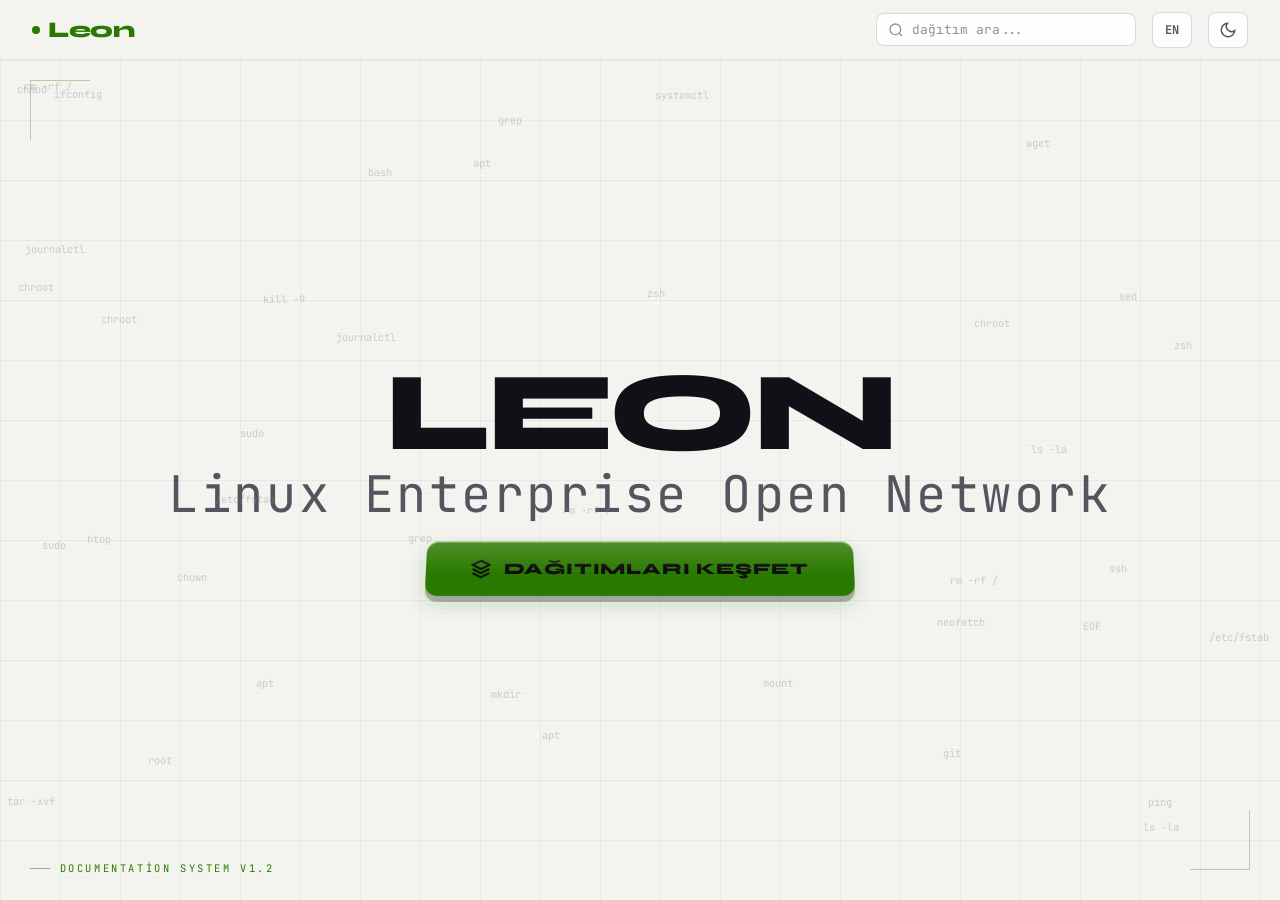
<file: index.html>
<!DOCTYPE html>
<html lang="tr" data-theme="light">

<head>
  <meta charset="UTF-8">
  <meta name="viewport" content="width=device-width, initial-scale=1.0">
  <title>Leon — Linux Documentation</title>
  <link rel="preconnect" href="https://fonts.googleapis.com">
  <link rel="preconnect" href="https://fonts.gstatic.com" crossorigin>
  <link
    href="https://fonts.googleapis.com/css2?family=JetBrains+Mono:wght@300;400;500;700&family=Syne:wght@400;600;800&display=swap"
    rel="stylesheet">
  <link rel="stylesheet" href="css/base.css?v=6.1">
  <link rel="stylesheet" href="css/layout.css?v=6.1">
  <link rel="stylesheet" href="css/components.css?v=6.1">
  <link rel="stylesheet" href="css/mobile.css?v=6.1">
</head>

<body>

  <div class="version-tag" data-i18n="hero_tag">Documentation System v1.2</div>
  <div class="bg-grid"></div>

  <!-- HEADER -->
  <header>
    <div class="logo">
      <div class="logo-dot"></div>
      Leon
    </div>
    <div class="header-right">
      <div class="search-wrap">
        <svg viewBox="0 0 24 24" fill="none" stroke="currentColor" stroke-width="2">
          <circle cx="11" cy="11" r="8" />
          <path d="m21 21-4.35-4.35" />
        </svg>
        <input type="text" id="searchInput" data-i18n-placeholder="search_placeholder" placeholder="dağıtım ara..."
          autocomplete="off">
      </div>
      <button class="lang-btn" id="langBtn" aria-label="Dili değiştir / Change language">
        EN
      </button>
      <button class="theme-btn" id="themeBtn" aria-label="Tema değiştir">
        <svg id="sunIcon" viewBox="0 0 24 24" fill="none" stroke="currentColor" stroke-width="2" style="display:none">
          <circle cx="12" cy="12" r="5" />
          <path
            d="M12 2v2M12 20v2M4.22 4.22l1.42 1.42M18.36 18.36l1.42 1.42M2 12h2M20 12h2M4.22 19.78l1.42-1.42M18.36 5.64l1.42-1.42" />
        </svg>
        <svg id="moonIcon" viewBox="0 0 24 24" fill="none" stroke="currentColor" stroke-width="2">
          <path d="M21 12.79A9 9 0 1 1 11.21 3 7 7 0 0 0 21 12.79z" />
        </svg>
      </button>
    </div>
  </header>

  <!-- HERO -->
  <section id="hero">
    <div class="corner corner-tl"></div>
    <div class="corner corner-br"></div>
    <div class="float-nums" id="floatNums"></div>

    <h1 class="hero-title">
      LEON
      <span data-i18n="hero_title_sub">Linux Enterprise Open Network</span>
    </h1>

    <div class="btn-3d-wrap">
      <button id="mainBtn" aria-label="Linux dağıtımlarını keşfet">
        <svg class="btn-icon" viewBox="0 0 24 24" fill="none" stroke="currentColor" stroke-width="2.5">
          <path d="M12 2L2 7l10 5 10-5-10-5zM2 17l10 5 10-5M2 12l10 5 10-5" />
        </svg>
        <span data-i18n="explore_btn">Dağıtımları Keşfet</span>
      </button>
    </div>
  </section>

  <!-- DISTROS PANEL -->
  <div id="distrosPanel">
    <div class="panel-header">
      <div>
        <h2 class="panel-title" data-i18n="panel_title">Linux <span>Dağıtımları</span></h2>
        <p class="result-count"><b id="resultNum">8</b> <span data-i18n="results_found">dağıtım bulundu</span></p>
      </div>
      <button class="back-btn" id="backBtn">
        <svg viewBox="0 0 24 24" fill="none" stroke="currentColor" stroke-width="2" width="14" height="14">
          <path d="M19 12H5M12 19l-7-7 7-7" />
        </svg>
        <span data-i18n="back_btn">Ana Sayfaya Dön</span>
      </button>
    </div>

    <div class="category-filters" id="categoryFilters">
      <button class="cat-btn active" data-cat="all" data-i18n="cat_all">Tümü</button>
      <button class="cat-btn" data-cat="daily" data-i18n="cat_daily">Gündelik</button>
      <button class="cat-btn" data-cat="gaming" data-i18n="cat_gaming">Oyun</button>
      <button class="cat-btn" data-cat="hack" data-i18n="cat_hack">Siber Güvenlik</button>
      <button class="cat-btn" data-cat="server" data-i18n="cat_server">Sunucu</button>
      <button class="cat-btn" data-cat="developer" data-i18n="cat_developer">Geliştirici</button>
    </div>

    <div class="distro-grid" id="distroGrid"></div>
    <div class="no-results" id="noResults">
      <div class="nr-icon">🔍</div>
      <h3 data-i18n="no_results">Sonuç bulunamadı</h3>
      <p data-i18n="no_results_desc">Arama teriminizi değiştirmeyi deneyin.</p>
    </div>
  </div>

  <!-- MODAL -->
  <div class="modal-overlay" id="modalOverlay" role="dialog" aria-modal="true">
    <div class="modal" id="modal">
      <button class="modal-close" id="modalClose" aria-label="Kapat">
        <svg viewBox="0 0 24 24" fill="none" stroke="currentColor" stroke-width="2.5">
          <path d="M18 6 6 18M6 6l12 12" />
        </svg>
      </button>
      <div class="modal-hero" id="modalHero"></div>
      <div class="modal-body" id="modalBody"></div>
    </div>
  </div>

  <script src="js/data.js?v=6.1" defer></script>
  <script src="js/physics.js?v=6.1" defer></script>
  <script src="js/ui.js?v=6.1" defer></script>
  <script src="js/main.js?v=6.1" defer></script>
</body>

</html>
</file>
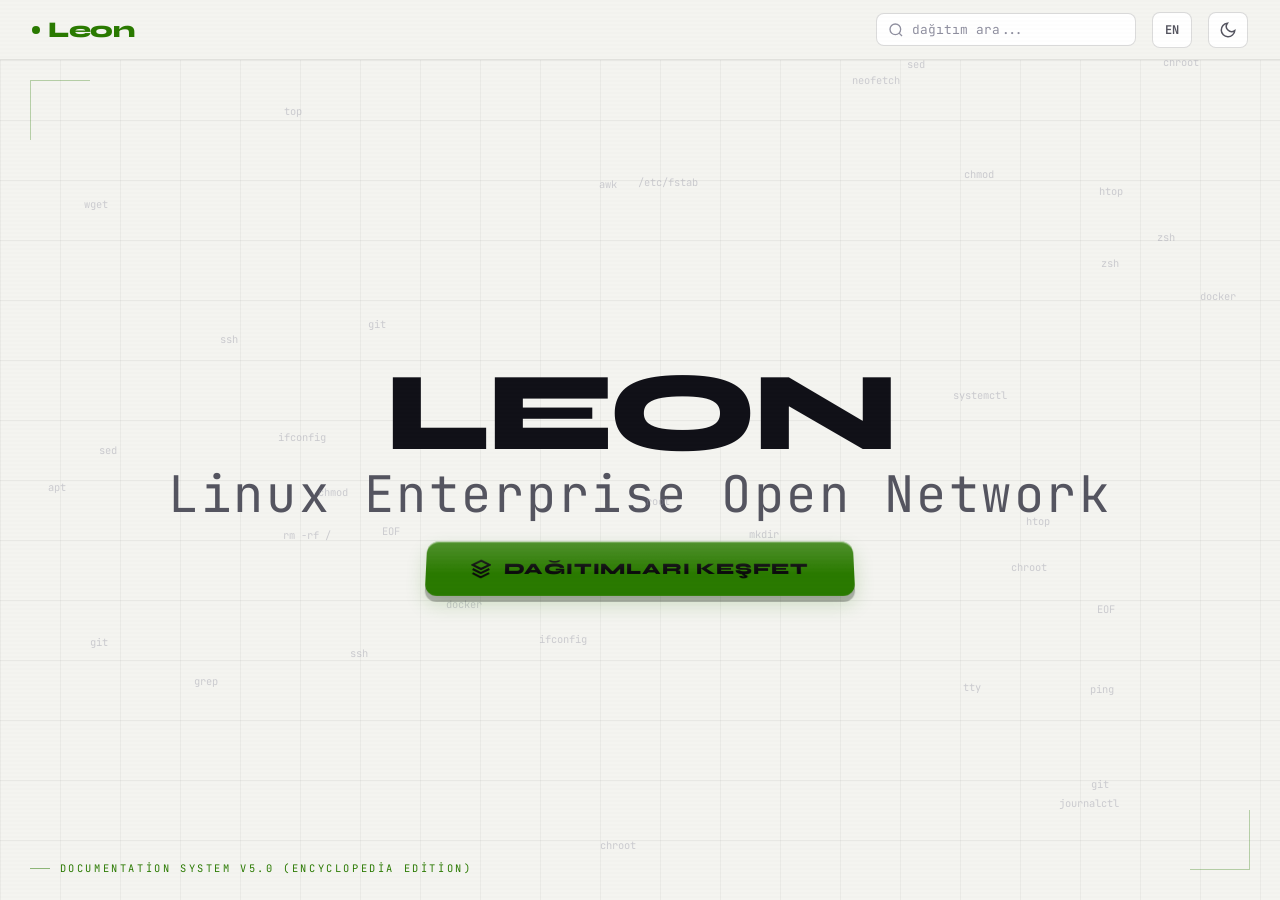
<file: leon.html>
<!DOCTYPE html>
<html lang="tr" data-theme="light">
<head>
<meta charset="UTF-8">
<meta name="viewport" content="width=device-width, initial-scale=1.0">
<title>Leon — Linux Documentation</title>
<link rel="preconnect" href="https://fonts.googleapis.com">
<link rel="preconnect" href="https://fonts.gstatic.com" crossorigin>
<link href="https://fonts.googleapis.com/css2?family=JetBrains+Mono:wght@300;400;500;700&family=Syne:wght@400;600;800&display=swap" rel="stylesheet">
<link rel="stylesheet" href="css/base.css">
<link rel="stylesheet" href="css/layout.css">
<link rel="stylesheet" href="css/components.css">
<link rel="stylesheet" href="css/mobile.css">
</head>
<body>

<div class="version-tag" data-i18n="hero_tag">Documentation System v5.0 (Encyclopedia Edition)</div>
<div class="bg-grid"></div>

<!-- HEADER -->
<header>
  <div class="logo">
    <div class="logo-dot"></div>
    Leon
  </div>
  <div class="header-right">
    <div class="search-wrap">
      <svg viewBox="0 0 24 24" fill="none" stroke="currentColor" stroke-width="2">
        <circle cx="11" cy="11" r="8"/><path d="m21 21-4.35-4.35"/>
      </svg>
      <input type="text" id="searchInput" data-i18n-placeholder="search_placeholder" placeholder="dağıtım ara..." autocomplete="off">
    </div>
    <button class="lang-btn" id="langBtn" aria-label="Dili değiştir / Change language">
      EN
    </button>
    <button class="theme-btn" id="themeBtn" aria-label="Tema değiştir">
      <svg id="sunIcon" viewBox="0 0 24 24" fill="none" stroke="currentColor" stroke-width="2" style="display:none">
        <circle cx="12" cy="12" r="5"/><path d="M12 2v2M12 20v2M4.22 4.22l1.42 1.42M18.36 18.36l1.42 1.42M2 12h2M20 12h2M4.22 19.78l1.42-1.42M18.36 5.64l1.42-1.42"/>
      </svg>
      <svg id="moonIcon" viewBox="0 0 24 24" fill="none" stroke="currentColor" stroke-width="2">
        <path d="M21 12.79A9 9 0 1 1 11.21 3 7 7 0 0 0 21 12.79z"/>
      </svg>
    </button>
  </div>
</header>

<!-- HERO -->
<section id="hero">
  <div class="corner corner-tl"></div>
  <div class="corner corner-br"></div>
  <div class="float-nums" id="floatNums"></div>

  <h1 class="hero-title">
    LEON
    <span data-i18n="hero_title_sub">Linux Enterprise Open Network</span>
  </h1>

  <div class="btn-3d-wrap">
    <button id="mainBtn" aria-label="Linux dağıtımlarını keşfet">
      <svg class="btn-icon" viewBox="0 0 24 24" fill="none" stroke="currentColor" stroke-width="2.5">
        <path d="M12 2L2 7l10 5 10-5-10-5zM2 17l10 5 10-5M2 12l10 5 10-5"/>
      </svg>
      <span data-i18n="explore_btn">Dağıtımları Keşfet</span>
    </button>
  </div>
</section>

<!-- DISTROS PANEL -->
<div id="distrosPanel">
  <div class="panel-header">
    <div>
      <h2 class="panel-title" data-i18n="panel_title">Linux <span>Dağıtımları</span></h2>
      <p class="result-count"><b id="resultNum">8</b> <span data-i18n="results_found">dağıtım bulundu</span></p>
    </div>
    <button class="back-btn" id="backBtn">
      <svg viewBox="0 0 24 24" fill="none" stroke="currentColor" stroke-width="2" width="14" height="14">
        <path d="M19 12H5M12 19l-7-7 7-7"/>
      </svg>
      <span data-i18n="back_btn">Ana Sayfaya Dön</span>
    </button>
  </div>
  <div class="distro-grid" id="distroGrid"></div>
  <div class="no-results" id="noResults">
    <div class="nr-icon">🔍</div>
    <h3 data-i18n="no_results">Sonuç bulunamadı</h3>
    <p data-i18n="no_results_desc">Arama teriminizi değiştirmeyi deneyin.</p>
  </div>
</div>

<!-- MODAL -->
<div class="modal-overlay" id="modalOverlay" role="dialog" aria-modal="true">
  <div class="modal" id="modal">
    <button class="modal-close" id="modalClose" aria-label="Kapat">
      <svg viewBox="0 0 24 24" fill="none" stroke="currentColor" stroke-width="2.5">
        <path d="M18 6 6 18M6 6l12 12"/>
      </svg>
    </button>
    <div class="modal-hero" id="modalHero"></div>
    <div class="modal-body" id="modalBody"></div>
  </div>
</div>

<script src="js/data.js" defer></script>
<script src="js/physics.js" defer></script>
<script src="js/ui.js" defer></script>
<script src="js/main.js" defer></script>
</body>
</html>
</file>
<file: css/base.css>
*,*::before,*::after{box-sizing:border-box;margin:0;padding:0}

:root {
  --bg: #0a0a0b;
  --bg2: #111114;
  --bg3: #1a1a1f;
  --surface: #1e1e24;
  --surface2: #252530;
  --border: rgba(255,255,255,0.08);
  --border2: rgba(255,255,255,0.14);
  --text: #e8e8f0;
  --text2: #9090a8;
  --text3: #5a5a70;
  --accent: #c8ff00;
  --accent2: #7fffb2;
  --accent-dim: rgba(200,255,0,0.12);
  --red: #ff5f5f;
  --blue: #5fb8ff;
  --purple: #b87fff;
  --orange: #ffab5f;
  --font-mono: 'JetBrains Mono', monospace;
  --font-display: 'Syne', sans-serif;
  --radius: 12px;
  --radius-lg: 20px;
  --trans: 0.3s cubic-bezier(0.4,0,0.2,1);
}

[data-theme="light"] {
  --bg: #f4f4f0;
  --bg2: #e8e8e2;
  --bg3: #ddddd6;
  --surface: #ffffff;
  --surface2: #f0f0ea;
  --border: rgba(0,0,0,0.08);
  --border2: rgba(0,0,0,0.14);
  --text: #111118;
  --text2: #555560;
  --text3: #9090a0;
  --accent: #2a7a00;
  --accent2: #006640;
  --accent-dim: rgba(42,122,0,0.1);
}

html { scroll-behavior: smooth }

body {
  background: var(--bg);
  color: var(--text);
  font-family: var(--font-mono);
  min-height: 100vh;
  overflow-x: hidden;
}

body::before {
  content: '';
  position: fixed;
  inset: 0;
  background: repeating-linear-gradient(0deg, transparent, transparent 2px, rgba(0,0,0,0.03) 2px, rgba(0,0,0,0.03) 4px);
  pointer-events: none;
  z-index: 9999;
}
[data-theme="light"] body::before { opacity: 0.3 }

.bg-grid {
  position: fixed;
  inset: 0;
  background-image: linear-gradient(var(--border) 1px, transparent 1px), linear-gradient(90deg, var(--border) 1px, transparent 1px);
  background-size: 60px 60px;
  pointer-events: none;
  opacity: 0.5;
}

.corner {
  position: absolute;
  width: 60px;
  height: 60px;
  opacity: 0.3;
}
.corner-tl { top: 80px; left: 30px; border-top: 1px solid var(--accent); border-left: 1px solid var(--accent) }
.corner-br { bottom: 30px; right: 30px; border-bottom: 1px solid var(--accent); border-right: 1px solid var(--accent) }

.float-nums {
  position: absolute;
  inset: 0;
  pointer-events: none;
  overflow: hidden;
}
.fnum {
  position: absolute;
  font-size: 0.65rem;
  color: var(--text3);
  opacity: 0.4;
  font-variant-numeric: tabular-nums;
}

.version-tag {
  position: fixed;
  bottom: 25px;
  left: 30px;
  font-size: 0.65rem;
  color: var(--accent);
  letter-spacing: 0.25em;
  text-transform: uppercase;
  z-index: 100;
  display: flex;
  align-items: center;
  gap: 0.6rem;
}
.version-tag::before {
  content: '';
  display: block;
  width: 20px;
  height: 1px;
  background: var(--accent);
  opacity: 0.5;
}
</file>
<file: css/layout.css>
header {
  position: fixed;
  top: 0; left: 0; right: 0;
  z-index: 100;
  display: flex;
  align-items: center;
  justify-content: space-between;
  padding: 0 2rem;
  height: 60px;
  background: var(--bg);
  border-bottom: 1px solid var(--border);
  backdrop-filter: blur(12px);
  -webkit-backdrop-filter: blur(12px);
  transition: background var(--trans);
}

.logo {
  font-family: var(--font-display);
  font-weight: 800;
  font-size: 1.4rem;
  letter-spacing: -0.02em;
  color: var(--accent);
  display: flex;
  align-items: center;
  gap: 0.5rem;
}

.logo-dot {
  width: 8px;
  height: 8px;
  border-radius: 50%;
  background: var(--accent);
  animation: pulse 2s ease-in-out infinite;
}

@keyframes pulse {
  0%,100%{opacity:1;transform:scale(1)}
  50%{opacity:0.4;transform:scale(0.7)}
}

.header-right {
  display: flex;
  align-items: center;
  gap: 1rem;
}

#hero {
  min-height: 100vh;
  display: flex;
  flex-direction: column;
  align-items: center;
  justify-content: center;
  padding-top: 60px;
  position: relative;
  transition: all 0.6s cubic-bezier(0.4,0,0.2,1);
}

#hero.hide {
  opacity: 0;
  transform: translateY(-40px);
  pointer-events: none;
  height: 0;
  min-height: 0;
  overflow: hidden;
}

.hero-title {
  font-family: var(--font-display);
  font-size: clamp(3.5rem, 10vw, 7rem);
  font-weight: 800;
  line-height: 0.9;
  letter-spacing: -0.04em;
  text-align: center;
  margin-bottom: 1.5rem;
}

.hero-title span {
  display: block;
  color: var(--text3);
  font-size: 0.45em;
  font-weight: 400;
  letter-spacing: 0.05em;
  font-family: var(--font-mono);
  color: var(--text2);
  margin-top: 0.5rem;
}

#distrosPanel {
  display: none;
  padding: 80px 2rem 4rem;
  max-width: 1200px;
  margin: 0 auto;
  opacity: 0;
  transform: translateY(60px);
  transition: opacity 0.6s ease, transform 0.6s ease;
}

#distrosPanel.visible {
  opacity: 1;
  transform: translateY(0);
}

.panel-header {
  display: flex;
  align-items: center;
  justify-content: space-between;
  margin-bottom: 3rem;
  flex-wrap: wrap;
  gap: 1rem;
}

.panel-title {
  font-family: var(--font-display);
  font-size: 2rem;
  font-weight: 800;
  letter-spacing: -0.03em;
}

.panel-title span { color: var(--accent) }

.distro-grid {
  display: grid;
  grid-template-columns: repeat(auto-fill, minmax(260px, 1fr));
  gap: 1.5rem;
}
</file>
<file: css/components.css>
/* Buttons & Search */
.search-wrap { position: relative; display: flex; align-items: center; }
.search-wrap svg { position: absolute; left: 12px; color: var(--text3); pointer-events: none; width: 16px; height: 16px; }

#searchInput {
  background: var(--surface); border: 1px solid var(--border2); border-radius: 8px; color: var(--text);
  font-family: var(--font-mono); font-size: 0.8rem; padding: 0.45rem 1rem 0.45rem 2.2rem; width: 260px;
  transition: all var(--trans); outline: none;
}
#searchInput::placeholder { color: var(--text3) }
#searchInput:focus { border-color: var(--accent); box-shadow: 0 0 0 3px var(--accent-dim); width: 300px; }

.theme-btn, .lang-btn, .back-btn {
  background: var(--surface); border: 1px solid var(--border2); border-radius: 8px; height: 36px;
  display: flex; align-items: center; justify-content: center; cursor: pointer; transition: all var(--trans); color: var(--text2);
}
.theme-btn { width: 40px; }
.theme-btn svg { width: 18px; height: 18px; transition: all var(--trans) }
.lang-btn { padding: 0 0.75rem; font-family: var(--font-mono); font-size: 0.75rem; font-weight: 700; }
.back-btn { padding: 0 1rem; gap: 0.5rem; font-family: var(--font-mono); font-size: 0.78rem; }
.theme-btn:hover, .lang-btn:hover, .back-btn:hover { border-color: var(--accent); color: var(--accent); background: var(--accent-dim); }

.btn-3d-wrap { perspective: 600px; }
#mainBtn {
  position: relative; display: flex; align-items: center; justify-content: center; gap: 0.8rem;
  padding: 1.1rem 2.8rem; background: var(--accent); color: #0a0a0b; font-family: var(--font-display);
  font-weight: 800; font-size: 1rem; letter-spacing: 0.05em; text-transform: uppercase; border: none;
  border-radius: var(--radius); cursor: pointer; outline: none; transition: transform 0.15s ease, box-shadow 0.15s ease, opacity 0.5s ease;
  box-shadow: 0 6px 0 rgba(0,0,0,0.4), 0 8px 20px rgba(200,255,0,0.25), inset 0 1px 0 rgba(255,255,255,0.3);
  transform: translateY(0) rotateX(8deg); transform-style: preserve-3d;
}
[data-theme="light"] #mainBtn { color: #0a0a0b; box-shadow: 0 6px 0 rgba(0,0,0,0.25), 0 8px 20px rgba(42,122,0,0.2), inset 0 1px 0 rgba(255,255,255,0.5); }
#mainBtn::before { content: ''; position: absolute; inset: 0; border-radius: var(--radius); background: linear-gradient(180deg, rgba(255,255,255,0.18) 0%, transparent 60%); pointer-events: none; }
#mainBtn:hover { transform: translateY(-3px) rotateX(8deg); box-shadow: 0 9px 0 rgba(0,0,0,0.4), 0 14px 30px rgba(200,255,0,0.35), inset 0 1px 0 rgba(255,255,255,0.3); }
#mainBtn:active { transform: translateY(4px) rotateX(8deg); box-shadow: 0 2px 0 rgba(0,0,0,0.4), 0 4px 10px rgba(200,255,0,0.15), inset 0 1px 0 rgba(255,255,255,0.1); }
#mainBtn.clicked { animation: btnExit 0.5s forwards; }
@keyframes btnExit { 0% { opacity: 1; transform: translateY(0) scale(1) rotateX(8deg) } 50% { opacity: 0.5; transform: translateY(-20px) scale(0.85) rotateX(20deg) } 100% { opacity: 0; transform: translateY(-60px) scale(0.6) rotateX(40deg) } }
.btn-icon { width: 20px; height: 20px; transition: transform 0.3s ease; }
#mainBtn:hover .btn-icon { transform: rotate(90deg) }

/* Distro Cards */
.distro-card {
  background: var(--surface); border: 1px solid var(--border); border-radius: var(--radius-lg); padding: 1.5rem;
  cursor: pointer; transition: all var(--trans); position: relative; overflow: hidden; animation: cardIn 0.5s ease both;
}
.distro-card:hover { border-color: var(--border2); transform: translateY(-4px); box-shadow: 0 20px 40px rgba(0,0,0,0.3); }
[data-theme="light"] .distro-card:hover { box-shadow: 0 20px 40px rgba(0,0,0,0.1); }
.distro-card::after { content: ''; position: absolute; inset: 0; border-radius: var(--radius-lg); opacity: 0; transition: opacity var(--trans); pointer-events: none; }
.distro-card:hover::after { opacity: 1 }
@keyframes cardIn { from { opacity: 0; transform: translateY(30px) } to { opacity: 1; transform: translateY(0) } }

.card-badge { display: inline-flex; align-items: center; gap: 0.4rem; font-size: 0.65rem; letter-spacing: 0.12em; text-transform: uppercase; padding: 0.25rem 0.7rem; border-radius: 20px; margin-bottom: 1rem; border: 1px solid; }
.card-icon-center { font-size: 3.5rem; text-align: center; margin-bottom: 1rem; filter: drop-shadow(0 4px 12px rgba(0,0,0,0.2)); transition: transform 0.3s ease; }
.distro-card:hover .card-icon-center { transform: scale(1.1); }
.card-name { font-family: var(--font-display); font-size: 1.35rem; font-weight: 700; letter-spacing: -0.02em; margin-bottom: 0.3rem; text-align: center; }
.card-tagline { font-size: 0.75rem; color: var(--text2); margin-bottom: 1rem; line-height: 1.6; text-align: center; }
.card-tags { display: flex; flex-wrap: wrap; justify-content: center; gap: 0.4rem; margin-bottom: 1.2rem; }
.card-tags { display: flex; flex-wrap: wrap; gap: 0.4rem; margin-bottom: 1.2rem; }
.tag { font-size: 0.65rem; padding: 0.2rem 0.6rem; border-radius: 4px; background: var(--surface2); color: var(--text2); border: 1px solid var(--border); font-family: var(--font-mono); }
.card-footer { display: flex; align-items: center; justify-content: space-between; padding-top: 1rem; border-top: 1px solid var(--border); }
.card-year { font-size: 0.7rem; color: var(--text3); }
.card-arrow { width: 28px; height: 28px; border-radius: 6px; border: 1px solid var(--border2); display: flex; align-items: center; justify-content: center; color: var(--text2); transition: all var(--trans); }
.distro-card:hover .card-arrow { border-color: var(--accent); background: var(--accent-dim); color: var(--accent); }

/* Modal & Miscellaneous */
.no-results { text-align: center; padding: 4rem 2rem; color: var(--text3); display: none; }
.no-results .nr-icon { font-size: 3rem; margin-bottom: 1rem }
.no-results h3 { font-family: var(--font-display); font-size: 1.2rem; color: var(--text2); margin-bottom: 0.5rem }
.no-results p { font-size: 0.8rem; line-height: 1.7 }

.modal-overlay { position: fixed; inset: 0; background: rgba(0,0,0,0.8); z-index: 200; display: flex; align-items: flex-start; justify-content: center; padding: 2rem 1rem; overflow-y: auto; opacity: 0; pointer-events: none; transition: opacity 0.3s ease; backdrop-filter: blur(4px); }
.modal-overlay.open { opacity: 1; pointer-events: all; }
.modal { background: var(--bg2); border: 1px solid var(--border2); border-radius: var(--radius-lg); width: 100%; max-width: 680px; position: relative; transform: translateY(30px) scale(0.97); transition: transform 0.35s cubic-bezier(0.34,1.56,0.64,1); margin: auto; }
.modal-overlay.open .modal { transform: translateY(0) scale(1); }
.modal-hero { padding: 2.5rem 2.5rem 1.5rem; border-bottom: 1px solid var(--border); position: relative; overflow: hidden; display: flex; flex-direction: column; align-items: flex-start;}
.modal-distro-logo { max-width: 180px; max-height: 180px; object-fit: contain; margin-bottom: 1rem; border-radius: 12px; filter: drop-shadow(0 0 15px rgba(255,255,255,0.1)); }

.modal-badge-row { display: flex; align-items: center; gap: 0.75rem; margin-bottom: 1rem; flex-wrap: wrap; }
.modal-name { font-family: var(--font-display); font-size: 2.2rem; font-weight: 800; letter-spacing: -0.03em; margin-bottom: 0.5rem; }
.modal-tagline { font-size: 0.85rem; color: var(--text2); line-height: 1.7; max-width: 480px; }
.modal-body { padding: 2rem 2.5rem; }
.modal-section { margin-bottom: 2rem; }
.modal-section:last-child { margin-bottom: 0 }
.section-label { display: flex; align-items: center; gap: 0.6rem; font-size: 0.7rem; letter-spacing: 0.15em; text-transform: uppercase; color: var(--accent); margin-bottom: 0.75rem; }
.section-label svg { width: 14px; height: 14px }
.section-content { color: var(--text2); font-size: 0.82rem; line-height: 1.9; }
.modal-meta-grid { display: grid; grid-template-columns: 1fr 1fr; gap: 0.8rem; margin-bottom: 1.5rem; }
.meta-item { background: var(--surface); border: 1px solid var(--border); border-radius: var(--radius); padding: 0.8rem 1rem; }
.meta-label { font-size: 0.65rem; color: var(--text3); letter-spacing: 0.1em; text-transform: uppercase; margin-bottom: 0.3rem; }
.meta-value { font-size: 0.82rem; font-weight: 500; color: var(--text); }
.install-steps { display: flex; flex-direction: column; gap: 1rem; margin-top: 1rem; }
.install-step-card { background: var(--surface); border: 1px solid var(--border); border-radius: var(--radius-lg); padding: 1.2rem; transition: transform var(--trans), border-color var(--trans); }
.install-step-card:hover { transform: translateX(5px); border-color: var(--accent); }
.step-header { display: flex; align-items: center; gap: 0.8rem; margin-bottom: 0.6rem; }
.step-number { background: var(--accent-dim); color: var(--accent); width: 24px; height: 24px; display: flex; align-items: center; justify-content: center; border-radius: 50%; font-family: var(--font-mono); font-size: 0.75rem; font-weight: bold; border: 1px solid var(--accent); }
.step-icon { font-size: 1.2rem; }
.step-title { font-family: var(--font-display); font-weight: 700; font-size: 0.95rem; color: var(--text); }
.step-body { font-size: 0.82rem; color: var(--text2); line-height: 1.7; padding-left: 2.8rem; }
.step-body code { background: var(--bg); border: 1px solid var(--border2); border-radius: 4px; padding: 0.1rem 0.4rem; color: var(--accent2); font-size: 0.78rem; font-family: var(--font-mono); }
.use-case-list { display: flex; flex-direction: column; gap: 0.5rem; }
.use-case-item { display: flex; align-items: flex-start; gap: 0.75rem; font-size: 0.8rem; color: var(--text2); line-height: 1.6; }
.use-case-item::before { content: '▶'; color: var(--accent); font-size: 0.55rem; margin-top: 5px; flex-shrink: 0; }
.modal-close { position: absolute; top: 1.2rem; right: 1.2rem; background: var(--surface); border: 1px solid var(--border2); color: var(--text2); width: 32px; height: 32px; border-radius: 8px; display: flex; align-items: center; justify-content: center; cursor: pointer; transition: all var(--trans); z-index: 10; }
.modal-close:hover { border-color: var(--red); color: var(--red) }
.modal-close svg { width: 16px; height: 16px }
body.modal-open { overflow: hidden }

/* DE Selector Styling */
.de-selector-section {
  background: var(--surface2);
  border: 1px solid var(--border);
  border-radius: var(--radius);
  padding: 1.5rem;
  margin-top: 2rem;
  margin-bottom: 2rem;
}
.de-cards {
  display: flex;
  gap: 0.5rem;
  flex-wrap: wrap;
  margin-bottom: 1.5rem;
}
.de-card {
  background: var(--bg);
  border: 1px solid var(--border);
  color: var(--text2);
  font-family: var(--font-mono);
  font-size: 0.75rem;
  padding: 0.5rem 1rem;
  border-radius: 8px;
  cursor: pointer;
  transition: all var(--trans);
}
.de-card:hover { border-color: var(--border2); color: var(--text); }
.de-card.active {
  background: var(--accent-dim);
  border-color: var(--accent);
  color: var(--accent);
}
.de-preview {
  position: relative;
}
.de-preview-img {
  width: 100%;
  height: auto;
  aspect-ratio: 16/9;
  object-fit: cover;
  border-radius: var(--radius);
  border: 1px solid var(--border2);
  box-shadow: 0 10px 30px rgba(0,0,0,0.5);
}
.de-preview-desc {
  margin-top: 1rem;
  font-size: 0.9rem;
  color: var(--text);
  line-height: 1.6;
}

/* NEW: Detailed Modal Sections */
.pros-cons-grid { display: grid; grid-template-columns: 1fr 1fr; gap: 1.5rem; margin-top: 1rem; }
@media(max-width: 768px) { .pros-cons-grid { grid-template-columns: 1fr; } }
.pros-column, .cons-column { background: var(--surface); border: 1px solid var(--border); border-radius: var(--radius-lg); padding: 1.2rem; }
.pros-list, .cons-list { list-style: none; margin-top: 0.8rem; display: flex; flex-direction: column; gap: 0.5rem; }
.pros-list li, .cons-list li { font-size: 0.85rem; color: var(--text2); line-height: 1.5; padding-left: 1.2rem; position: relative; }
.pros-list li::before { content: '✓'; color: #4caf50; position: absolute; left: 0; font-weight: bold; }
.cons-list li::before { content: '✕'; color: #f44336; position: absolute; left: 0; font-weight: bold; }

.why-choose-card { background: var(--surface2); border-left: 4px solid var(--accent); padding: 1.5rem; border-radius: 0 var(--radius-lg) var(--radius-lg) 0; margin-bottom: 1.5rem; }

.terminal-blocks { display: flex; flex-direction: column; gap: 1rem; margin-top: 1rem; }
.terminal-block { background: #0d1117; border: 1px solid #30363d; border-radius: 8px; overflow: hidden; font-family: var(--font-mono); }
.terminal-header { background: #161b22; padding: 0.4rem 1rem; font-size: 0.7rem; color: #8b949e; border-bottom: 1px solid #30363d; display: flex; align-items: center; }
.terminal-header::before { content: ''; display: inline-block; width: 10px; height: 10px; background: #ff5f56; border-radius: 50%; margin-right: 6px; box-shadow: 16px 0 0 #ffbd2e, 32px 0 0 #27c93f; margin-right: 40px; }
.terminal-code { padding: 1rem; color: #e6edf3; font-size: 0.85rem; overflow-x: auto; white-space: pre-wrap; }
.terminal-code::before { content: '$ '; color: #3fb950; font-weight: bold; }
.terminal-desc { background: #161b22; padding: 0.6rem 1rem; font-size: 0.75rem; color: #8b949e; border-top: 1px dashed #30363d; }

/* Category Filters */
.category-filters {
  display: flex;
  gap: 0.6rem;
  overflow-x: auto;
  padding-bottom: 1rem;
  margin-bottom: 1rem;
  scrollbar-width: none;
}
.category-filters::-webkit-scrollbar { display: none; }
.cat-btn {
  background: var(--surface);
  border: 1px solid var(--border);
  color: var(--text2);
  padding: 0.6rem 1.2rem;
  border-radius: 20px;
  font-family: var(--font-mono);
  font-size: 0.8rem;
  cursor: pointer;
  white-space: nowrap;
  transition: all var(--trans);
}
.cat-btn:hover {
  border-color: var(--border2);
  color: var(--text);
}
.cat-btn.active {
  background: var(--accent-dim);
  border-color: var(--accent);
  color: var(--accent);
}

/* Download Button */
.download-iso-btn {
  display: inline-flex;
  align-items: center;
  gap: 0.8rem;
  background: linear-gradient(135deg, var(--accent), #e2ff40);
  color: #000;
  padding: 0.9rem 2rem;
  border-radius: 12px;
  font-family: var(--font-display);
  font-weight: 900;
  font-size: 1rem;
  text-transform: uppercase;
  letter-spacing: 0.05em;
  text-decoration: none;
  margin-top: 1.5rem;
  transition: all var(--trans);
  box-shadow: 0 4px 15px rgba(200,255,0,0.2), inset 0 2px 0 rgba(255,255,255,0.4);
}
.download-iso-btn svg { width: 20px; height: 20px; }
.download-iso-btn:hover {
  transform: translateY(-3px) scale(1.02);
  box-shadow: 0 10px 30px rgba(200,255,0,0.4), inset 0 2px 0 rgba(255,255,255,0.6);
}
.download-iso-btn:active {
  transform: translateY(1px) scale(0.98);
}
[data-theme="light"] .download-iso-btn {
  background: linear-gradient(135deg, var(--accent), var(--accent2));
  color: #fff;
  box-shadow: 0 4px 15px rgba(42,122,0,0.2);
}
[data-theme="light"] .download-iso-btn:hover {
  box-shadow: 0 10px 30px rgba(42,122,0,0.4);
}
</file>
<file: css/mobile.css>
/* Mobile Layout Enhancements */
@media (max-width: 768px) {
  header {
    padding: 0 1rem;
    height: 55px;
  }
  
  .logo { font-size: 1.2rem; }
  
  #searchInput {
    width: 130px;
    font-size: 0.75rem;
    padding-left: 2rem;
  }
  #searchInput:focus { width: 160px; }
  
  .version-tag {
    bottom: 15px; 
    left: 15px; 
    font-size: 0.55rem;
  }
  .version-tag::before { width: 10px; }

  .hero-title {
    font-size: clamp(2.5rem, 8vw, 4rem);
    margin-bottom: 1rem;
  }
  .hero-title span { font-size: 0.4em; }
  #mainBtn { padding: 0.9rem 2rem; font-size: 0.85rem; }

  #distrosPanel { padding: 70px 1rem 3rem; }
  .distro-grid { grid-template-columns: 1fr; gap: 1rem; }
  .panel-header {
    flex-direction: column;
    align-items: flex-start;
    gap: 0.8rem;
  }
  .panel-title { font-size: 1.5rem; }
  
  .modal-overlay { padding: 1rem 0.5rem; }
  .modal-hero { padding: 1.5rem 1rem 1rem; }
  .modal-hero::before { right: 0.5rem; font-size: 5rem; opacity: 0.05; }
  .modal-name { font-size: 1.6rem; }
  .modal-body { padding: 1.2rem 1rem; }
  .modal-meta-grid { grid-template-columns: 1fr; gap: 0.5rem; }
  .step { padding: 0.7rem; gap: 0.6rem; }
  .step-text { font-size: 0.75rem; }

  .category-filters {
    padding: 0 0 0.8rem;
    margin-bottom: 0.8rem;
    gap: 0.4rem;
    -webkit-overflow-scrolling: touch;
  }
  .cat-btn {
    padding: 0.45rem 0.9rem;
    font-size: 0.7rem;
    border-radius: 16px;
  }

  .download-iso-btn {
    padding: 0.7rem 1.4rem;
    font-size: 0.85rem;
    width: 100%;
    justify-content: center;
  }
}
</file>
